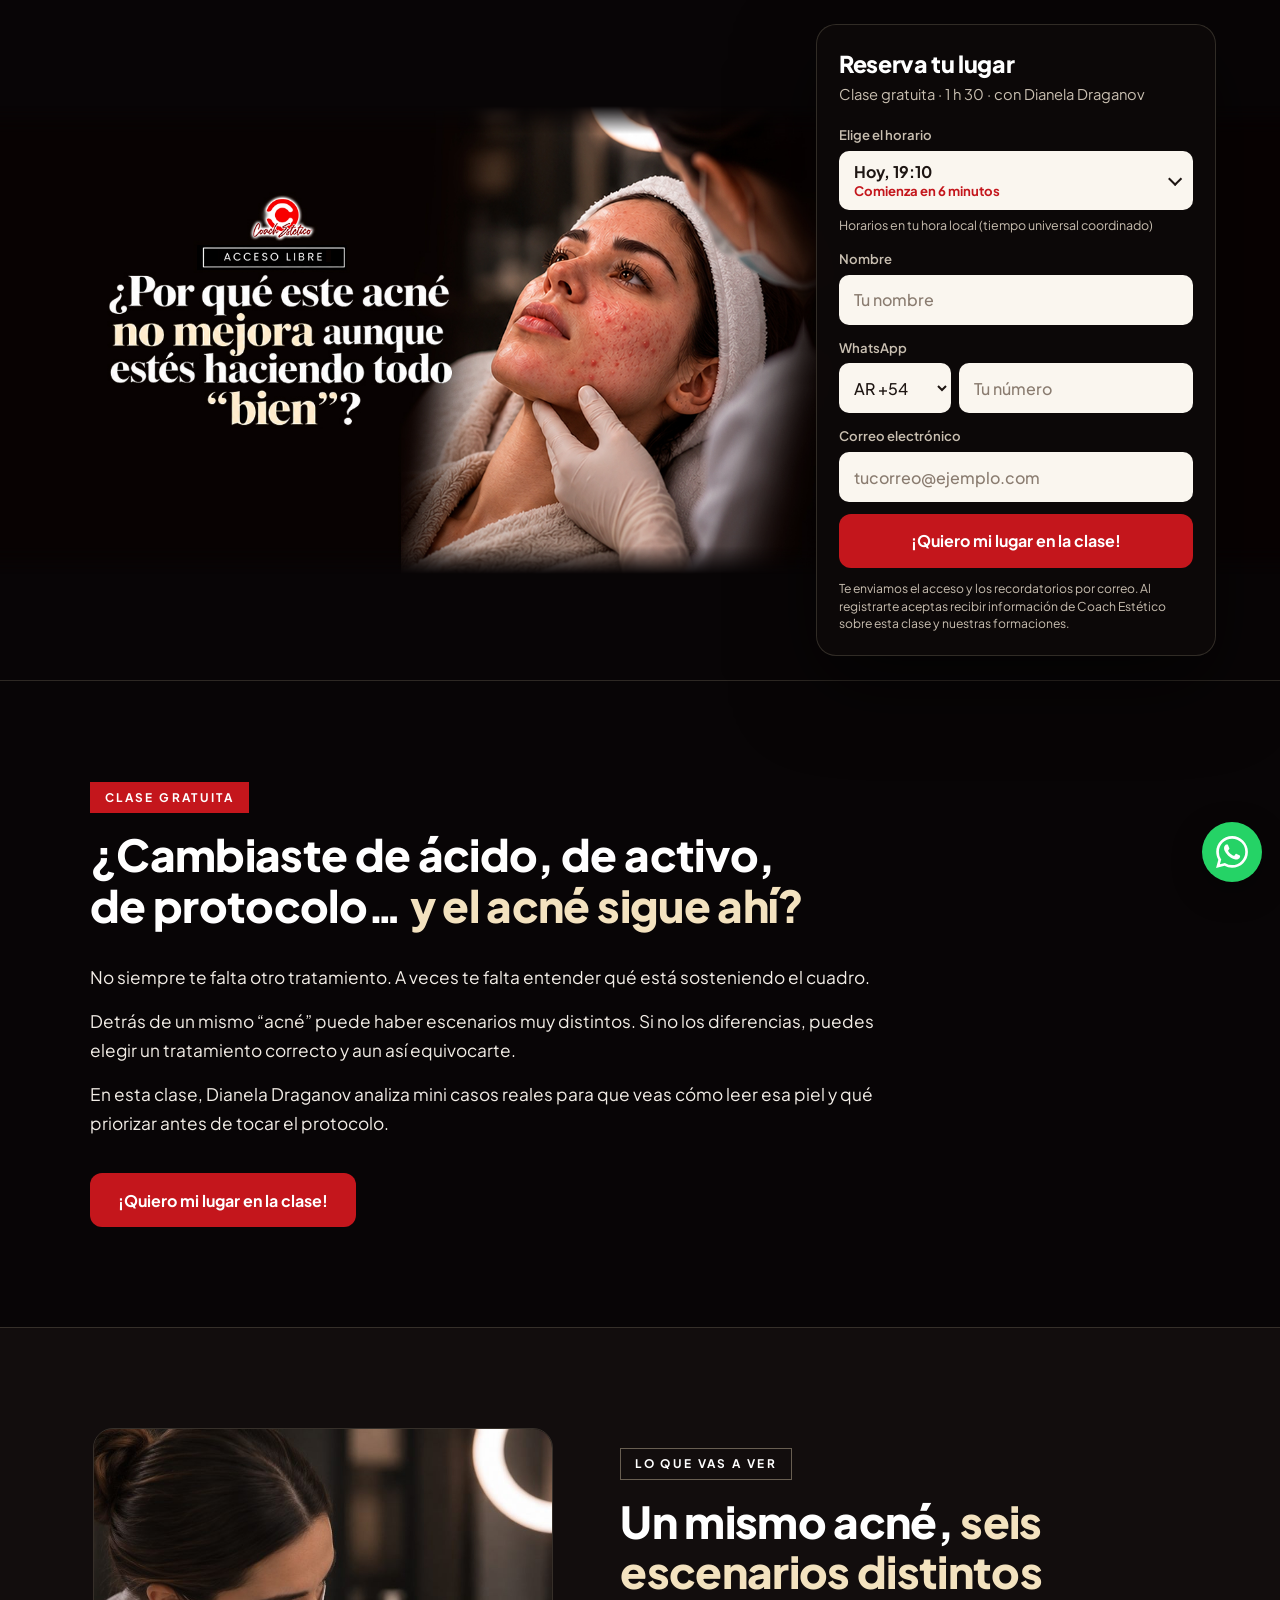
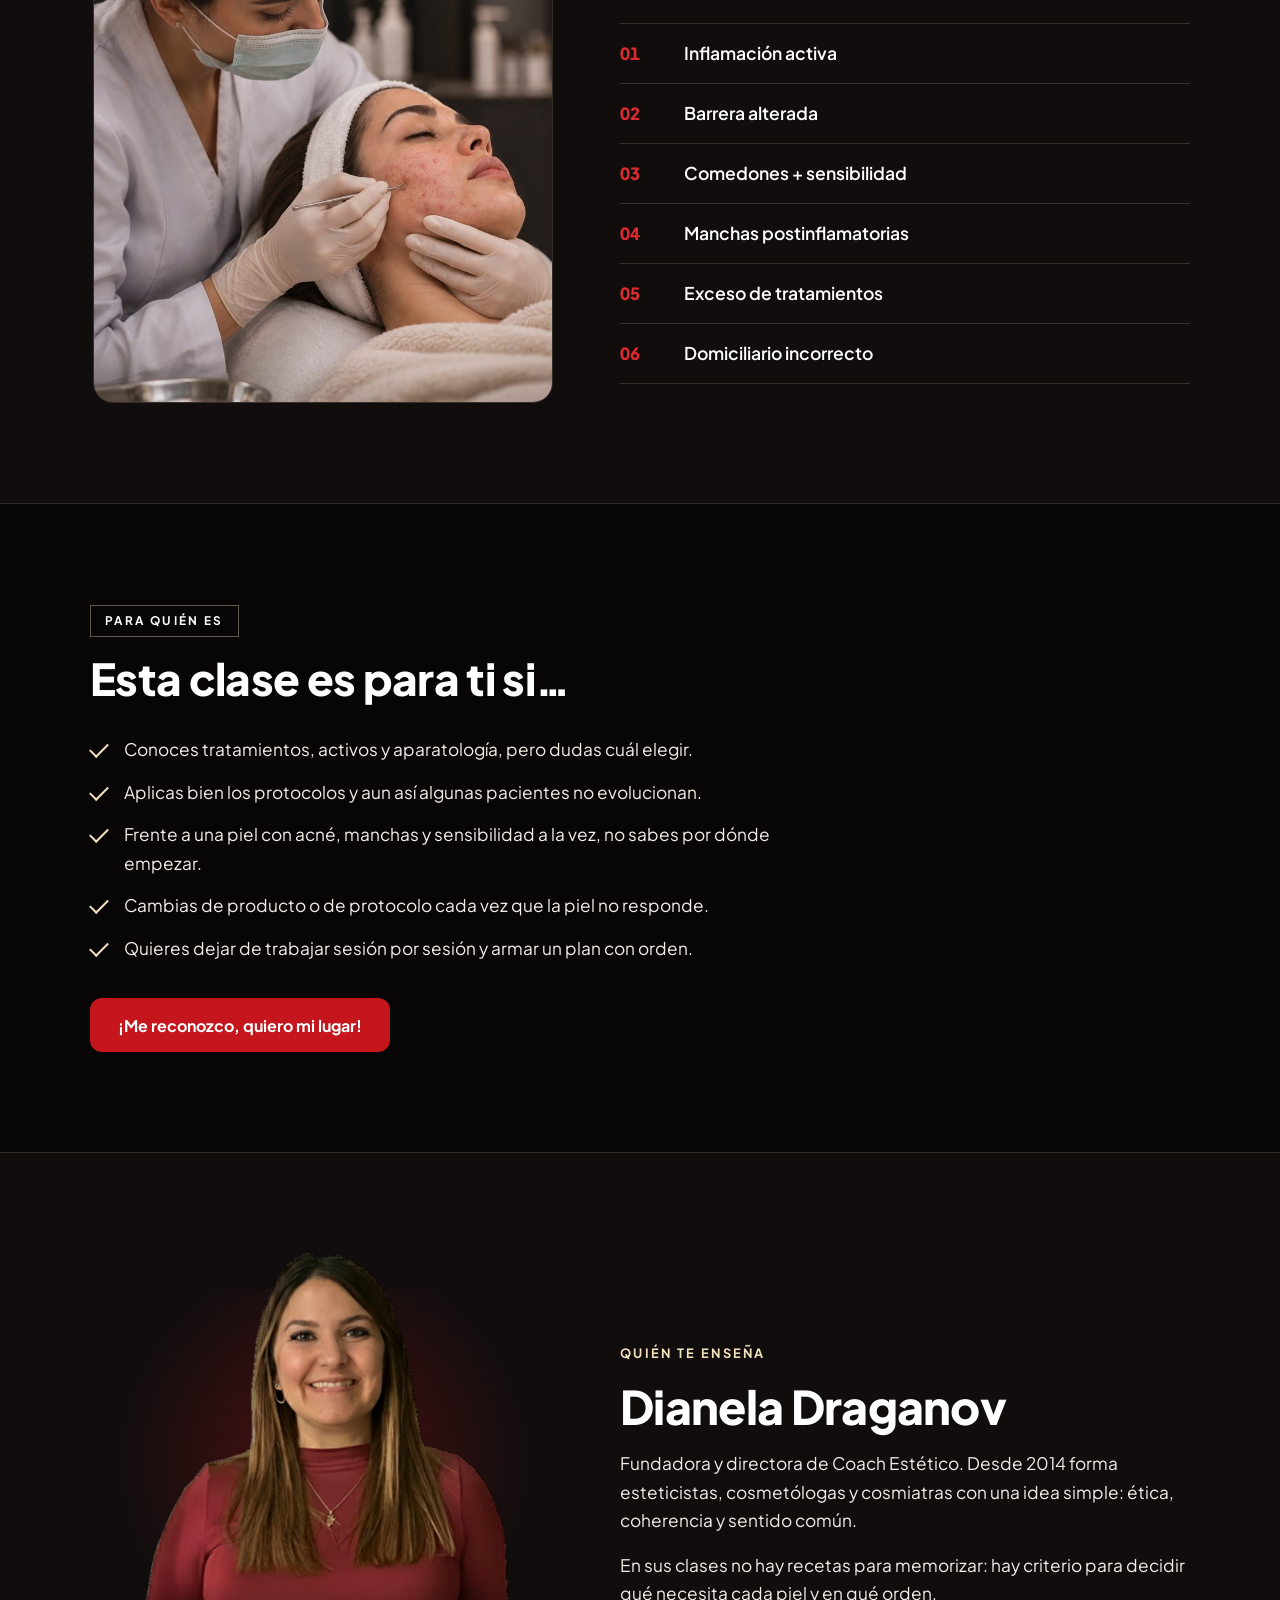
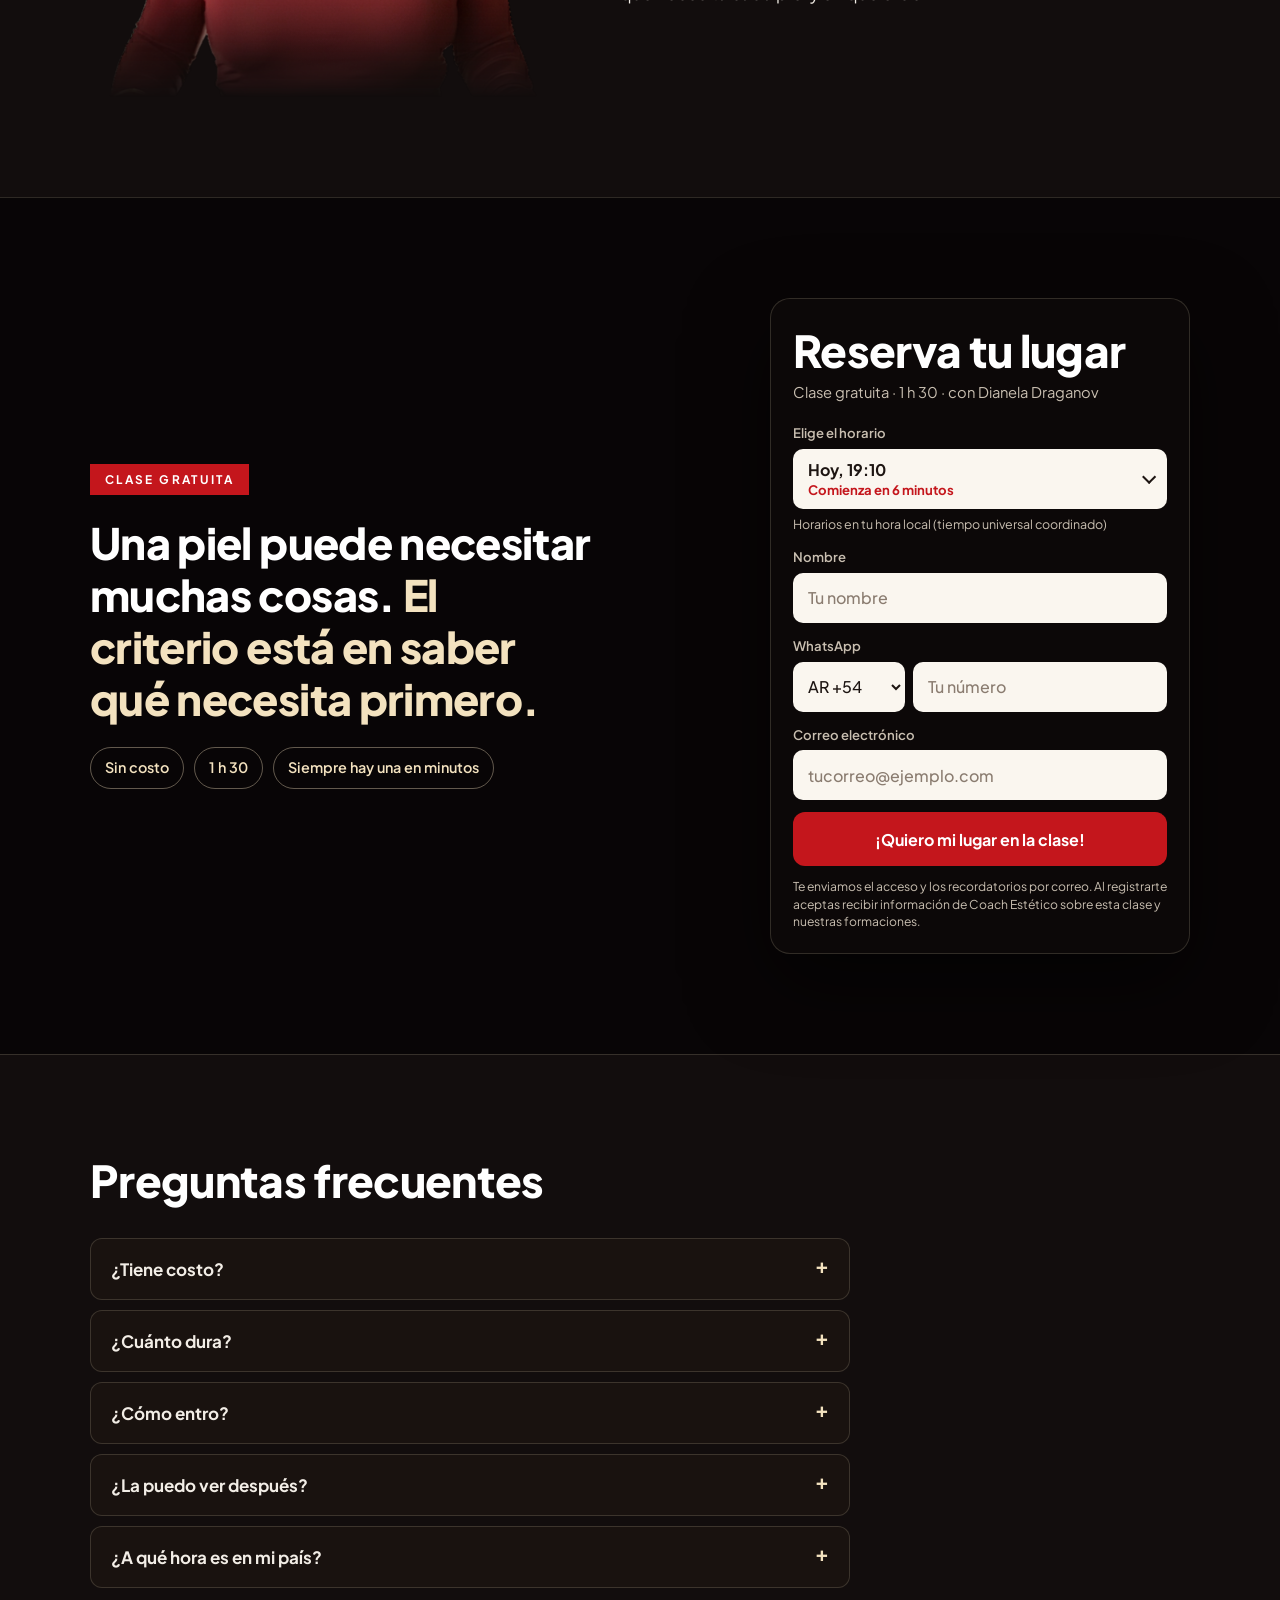
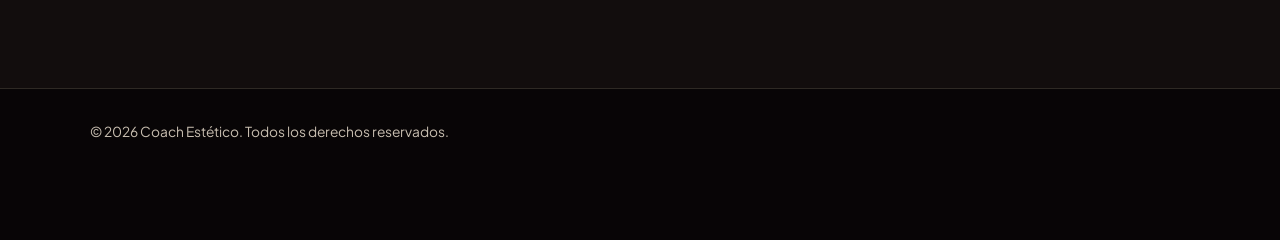
<file: index.html>
<!doctype html>
<html lang="es">
<head>
  <meta charset="utf-8">
  <meta name="viewport" content="width=device-width, initial-scale=1, viewport-fit=cover">
  <title>Clase gratuita · ¿Por qué este acné no mejora? | Coach Estético</title>
  <meta name="description" content="Clase gratuita con Dianela Draganov: aprende a identificar qué está sosteniendo el cuadro acneico y qué priorizar antes de cambiar de producto o de protocolo.">
  <meta property="og:title" content="¿Por qué este acné no mejora aunque estés haciendo todo “bien”?">
  <meta property="og:description" content="Clase gratuita con Dianela Draganov. Elige tu horario: siempre hay una que empieza en minutos.">
  <meta property="og:image" content="assets/img/banner-clase-acne.jpg">
  <meta name="theme-color" content="#080506">
  <link rel="preconnect" href="https://fonts.googleapis.com">
  <link rel="preconnect" href="https://fonts.gstatic.com" crossorigin>
  <link rel="stylesheet" href="https://fonts.googleapis.com/css2?family=Plus+Jakarta+Sans:wght@400;500;600;700;800&display=swap">
  <link rel="stylesheet" href="assets/css/estilo.css">
</head>
<body>

  <!-- El formulario se usa dos veces (arriba y en el cierre) -->
  <template id="plantilla-formulario">
    <form class="formulario" novalidate>
      <h2>Reserva tu lugar</h2>
      <p class="bajada" data-datos-clase>Clase gratuita · 1 h 30 · con Dianela Draganov</p>
      <div class="campos">
        <div class="campo horario" data-campo="horario">
          <label data-etiqueta>Elige el horario</label>
          <button type="button" class="selector-horario" aria-haspopup="listbox" aria-expanded="false">
            <span class="elegido"><strong></strong><small></small></span>
            <span class="flecha" aria-hidden="true"></span>
          </button>
          <ul class="lista-horarios" role="listbox" hidden></ul>
          <p class="zona"></p>
          <p class="aviso">Elige un horario.</p>
        </div>
        <div class="campo" data-campo="nombre">
          <label data-para="nombre">Nombre</label>
          <input data-entrada="nombre" autocomplete="given-name" maxlength="60" placeholder="Tu nombre">
          <p class="aviso">Escribe tu nombre.</p>
        </div>
        <div class="campo" data-campo="telefono">
          <label data-para="telefono">WhatsApp</label>
          <div class="telefono">
            <select data-entrada="codigo" aria-label="Código de país"></select>
            <input data-entrada="telefono" type="tel" inputmode="tel" autocomplete="tel-national" maxlength="20" placeholder="Tu número">
          </div>
          <p class="aviso">Escribe tu número de WhatsApp.</p>
        </div>
        <div class="campo" data-campo="email">
          <label data-para="email">Correo electrónico</label>
          <input data-entrada="email" type="email" inputmode="email" autocomplete="email" maxlength="100" placeholder="tucorreo@ejemplo.com">
          <p class="aviso">Revisa el correo: ahí te llega el acceso.</p>
        </div>
        <input class="trampa" data-entrada="web" tabindex="-1" autocomplete="off" aria-hidden="true">
        <button class="boton ancho" type="submit">¡Quiero mi lugar en la clase!</button>
      </div>
      <p class="legal">Te enviamos el acceso y los recordatorios por correo. Al registrarte aceptas recibir información de Coach Estético sobre esta clase y nuestras formaciones.</p>
    </form>
  </template>

  <header class="portada">
    <div class="banner"><img id="banner" src="assets/img/banner-clase-acne.jpg" alt="Clase gratuita: ¿Por qué este acné no mejora aunque estés haciendo todo “bien”?"></div>
    <h1 class="solo-lector" id="titulo-clase">¿Por qué este acné no mejora aunque estés haciendo todo “bien”?</h1>
    <div class="formulario-caja" id="registro" data-formulario></div>
  </header>

  <main>
    <section class="seccion">
      <div class="contenedor">
        <div class="encabezado">
          <span><span class="etiqueta roja">Clase gratuita</span></span>
          <h2>¿Cambiaste de ácido, de activo, de protocolo… <span class="crema">y el acné sigue ahí?</span></h2>
        </div>
        <div class="texto-largo">
          <p>No siempre te falta otro tratamiento. A veces te falta entender qué está sosteniendo el cuadro.</p>
          <p>Detrás de un mismo “acné” puede haber escenarios muy distintos. Si no los diferencias, puedes elegir un tratamiento correcto y aun así equivocarte.</p>
          <p>En esta clase, Dianela Draganov analiza mini casos reales para que veas cómo leer esa piel y qué priorizar antes de tocar el protocolo.</p>
        </div>
        <div class="cta-seccion"><a class="boton" href="#registro" data-ir-registro>¡Quiero mi lugar en la clase!</a></div>
      </div>
    </section>

    <section class="seccion oscura vas-a-ver">
      <div class="contenedor dos-columnas">
        <figure class="visual"><img src="assets/img/vas-a-ver.jpg" alt="Profesional tratando una piel con acné en cabina" loading="lazy"></figure>
        <div>
          <div class="titulos">
            <span><span class="etiqueta">Lo que vas a ver</span></span>
            <h2>Un mismo acné, <span class="crema">seis escenarios distintos</span></h2>
          </div>
          <ol class="escenarios">
            <li><span class="numero">01</span><span>Inflamación activa</span></li>
            <li><span class="numero">02</span><span>Barrera alterada</span></li>
            <li><span class="numero">03</span><span>Comedones + sensibilidad</span></li>
            <li><span class="numero">04</span><span>Manchas postinflamatorias</span></li>
            <li><span class="numero">05</span><span>Exceso de tratamientos</span></li>
            <li><span class="numero">06</span><span>Domiciliario incorrecto</span></li>
          </ol>
        </div>
      </div>
    </section>

    <section class="seccion">
      <div class="contenedor">
        <div class="encabezado">
          <span><span class="etiqueta">Para quién es</span></span>
          <h2>Esta clase es para ti si…</h2>
        </div>
        <ul class="para-ti">
          <li>Conoces tratamientos, activos y aparatología, pero dudas cuál elegir.</li>
          <li>Aplicas bien los protocolos y aun así algunas pacientes no evolucionan.</li>
          <li>Frente a una piel con acné, manchas y sensibilidad a la vez, no sabes por dónde empezar.</li>
          <li>Cambias de producto o de protocolo cada vez que la piel no responde.</li>
          <li>Quieres dejar de trabajar sesión por sesión y armar un plan con orden.</li>
        </ul>
        <div class="cta-seccion"><a class="boton" href="#registro" data-ir-registro>¡Me reconozco, quiero mi lugar!</a></div>
      </div>
    </section>

    <section class="seccion oscura">
      <div class="contenedor dos-columnas docente">
        <div class="foto-docente"><img id="foto-docente" src="assets/img/dianela.png" alt="Dianela Draganov" loading="lazy"></div>
        <div class="datos">
          <span class="rol">Quién te enseña</span>
          <h2>Dianela Draganov</h2>
          <p>Fundadora y directora de Coach Estético. Desde 2014 forma esteticistas, cosmetólogas y cosmiatras con una idea simple: ética, coherencia y sentido común.</p>
          <p>En sus clases no hay recetas para memorizar: hay criterio para decidir qué necesita cada piel y en qué orden.</p>
        </div>
      </div>
    </section>

    <section class="seccion cierre">
      <div class="contenedor dos-columnas">
        <div class="cierre-texto">
          <span class="etiqueta roja">Clase gratuita</span>
          <p class="frase">Una piel puede necesitar muchas cosas. <em>El criterio está en saber qué necesita primero.</em></p>
          <ul class="datos-rapidos">
            <li>Sin costo</li>
            <li data-duracion>1 h 30</li>
            <li>Siempre hay una en minutos</li>
          </ul>
        </div>
        <div class="formulario-caja" data-formulario></div>
      </div>
    </section>

    <section class="seccion oscura">
      <div class="contenedor">
        <div class="encabezado"><h2>Preguntas frecuentes</h2></div>
        <div class="preguntas">
          <details><summary>¿Tiene costo?</summary><p>No, la clase es gratuita.</p></details>
          <details><summary>¿Cuánto dura?</summary><p data-duracion-texto>Alrededor de 1 h 30.</p></details>
          <details><summary>¿Cómo entro?</summary><p>Después de registrarte te llega a tu correo el link de acceso. También te escribimos 1 hora antes y cuando empieza.</p></details>
          <details><summary>¿La puedo ver después?</summary><p>No. La clase se transmite una sola vez en el turno que elijas: no se puede pausar, adelantar ni volver a ver. Elige un horario en el que de verdad puedas estar.</p></details>
          <details><summary>¿A qué hora es en mi país?</summary><p>Los horarios se muestran solo en tu hora local, estés donde estés.</p></details>
        </div>
      </div>
    </section>
  </main>

  <footer class="pie">
    <div class="contenedor">© 2026 Coach Estético. Todos los derechos reservados.</div>
  </footer>

  <a class="wsp-flotante" data-wsp href="#" target="_blank" rel="noopener" aria-label="Escríbenos por WhatsApp">
    <svg viewBox="0 0 24 24" aria-hidden="true"><path d="M17.47 14.38c-.3-.15-1.76-.87-2.03-.97-.27-.1-.47-.15-.67.15-.2.3-.77.97-.94 1.16-.17.2-.35.22-.64.08-.3-.15-1.26-.47-2.39-1.48-.88-.79-1.48-1.76-1.65-2.06-.17-.3-.02-.46.13-.6.13-.14.3-.35.45-.52.15-.17.2-.3.3-.5.1-.2.05-.37-.03-.52-.07-.15-.67-1.61-.92-2.2-.24-.58-.49-.5-.67-.51h-.57c-.2 0-.52.07-.79.37-.27.3-1.04 1.02-1.04 2.48s1.07 2.88 1.21 3.07c.15.2 2.1 3.2 5.08 4.49.71.3 1.26.49 1.7.63.71.22 1.36.19 1.87.12.57-.09 1.76-.72 2-1.41.25-.7.25-1.29.18-1.41-.08-.13-.27-.2-.57-.35m-5.42 7.4h-.01a9.87 9.87 0 0 1-5.03-1.38l-.36-.21-3.74.98 1-3.65-.24-.37a9.86 9.86 0 0 1-1.51-5.26c0-5.45 4.44-9.88 9.89-9.88 2.64 0 5.12 1.03 6.99 2.9a9.83 9.83 0 0 1 2.89 6.99c0 5.45-4.44 9.88-9.88 9.88m8.41-18.3A11.82 11.82 0 0 0 12.05 0C5.5 0 .16 5.34.16 11.89c0 2.1.55 4.14 1.59 5.95L.06 24l6.3-1.65a11.88 11.88 0 0 0 5.68 1.45h.01c6.55 0 11.89-5.34 11.89-11.89 0-3.18-1.24-6.17-3.48-8.41Z"/></svg>
  </a>

  <!-- Aviso al elegir el horario: es un único turno -->
  <div class="aviso-turno" id="aviso-turno" role="dialog" aria-modal="true" aria-labelledby="aviso-titulo" hidden>
    <div class="aviso-caja">
      <span class="etiqueta roja">Importante</span>
      <h2 id="aviso-titulo">Este es tu único turno</h2>
      <p class="aviso-horario" id="aviso-horario"></p>
      <p>La clase se transmite <strong>una sola vez</strong> en este horario. No se puede pausar, adelantar ni volver a ver.</p>
      <p><strong>Si no entras en tu turno, te la pierdes.</strong> Elige un horario en el que de verdad puedas estar.</p>
      <div class="aviso-botones">
        <button class="boton ancho" type="button" id="aviso-aceptar">Entendido, este es mi horario</button>
        <button class="boton borde ancho" type="button" id="aviso-cambiar">Elegir otro horario</button>
      </div>
    </div>
  </div>

  <script src="assets/js/config.js"></script>
  <script src="assets/js/comun.js"></script>
  <script src="assets/js/registro.js"></script>
</body>
</html>
</file>
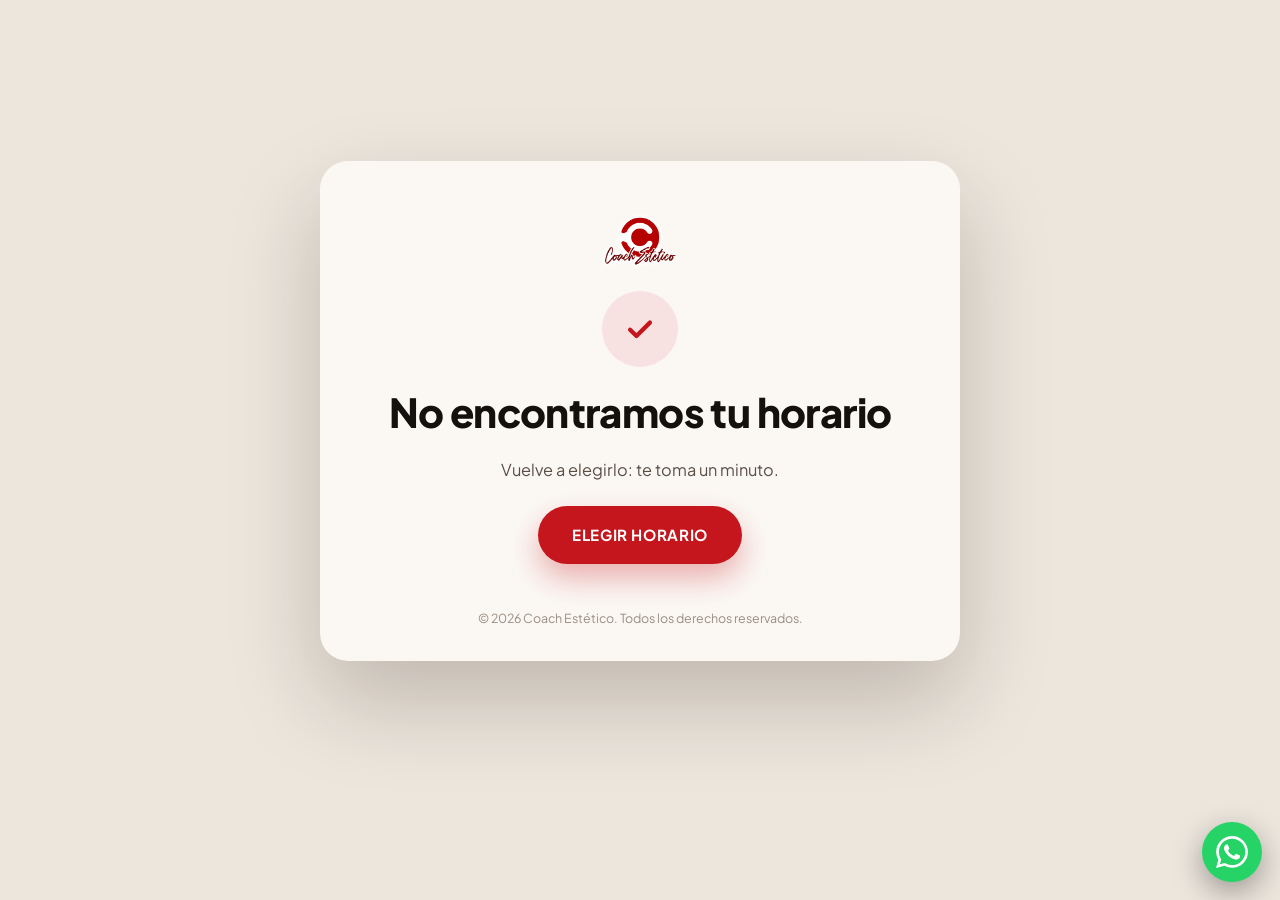
<file: confirmacion.html>
<!doctype html>
<html lang="es">
<head>
  <meta charset="utf-8">
  <meta name="viewport" content="width=device-width, initial-scale=1, viewport-fit=cover">
  <title>Lugar reservado | Coach Estético</title>
  <meta name="robots" content="noindex">
  <meta name="theme-color" content="#ece6dd">
  <link rel="preconnect" href="https://fonts.googleapis.com">
  <link rel="preconnect" href="https://fonts.gstatic.com" crossorigin>
  <link rel="stylesheet" href="https://fonts.googleapis.com/css2?family=Plus+Jakarta+Sans:wght@400;500;600;700;800&display=swap">
  <link rel="stylesheet" href="assets/css/estilo.css">
</head>
<body class="confirmacion">

  <main class="tarjeta-confirmacion">
    <a class="marca-chica" href="index.html"><img src="assets/img/logo-coach.png" alt="Coach Estético"></a>

    <div class="icono-ok" aria-hidden="true">
      <svg viewBox="0 0 24 24" fill="none" stroke-width="3" stroke-linecap="round" stroke-linejoin="round"><path d="M5 12.5l4.5 4.5L19 7.5"/></svg>
    </div>

    <h1 id="saludo">¡Tu lugar está reservado!</h1>
    <p class="intro" id="intro">Confirmamos tu registro para la clase gratuita <strong id="titulo-clase"></strong> con <span id="docente"></span>.</p>

    <div class="cuando-caja" id="cuando-caja">
      <span class="etq">Tu clase</span>
      <strong id="cuando"></strong>
      <span class="falta" id="falta"></span>
      <span class="zona" id="zona"></span>
    </div>

    <ul class="avisos">
      <li>
        <span class="icono"><svg viewBox="0 0 24 24"><rect x="3" y="5" width="18" height="14" rx="2.5"/><path d="M3.5 7l8.5 6 8.5-6"/></svg></span>
        <div><strong>Revisa tu bandeja de correo electrónico</strong><p id="paso-correo">Te enviamos un mensaje con tu link de acceso. Si no lo encuentras en los próximos minutos, revisa Promociones o Spam.</p></div>
      </li>
      <li>
        <span class="icono"><svg viewBox="0 0 24 24"><path d="M6 9a6 6 0 0 1 12 0c0 6 2.5 7.5 2.5 7.5h-17S6 15 6 9"/><path d="M10 20a2 2 0 0 0 4 0"/></svg></span>
        <div><strong>Te avisamos antes de empezar</strong><p>Te escribimos 1 hora antes y cuando la clase empieza, con el mismo link.</p></div>
      </li>
      <li>
        <span class="icono"><svg viewBox="0 0 24 24"><circle cx="12" cy="12" r="9"/><path d="M12 7v5l3 2"/></svg></span>
        <div><strong>Entra 5 minutos antes</strong><p id="paso-duracion">Empieza puntual, dura alrededor de 1 h 30 y se transmite una sola vez: no se puede pausar ni volver a ver. Si no entras en tu turno, te la pierdes.</p></div>
      </li>
    </ul>

    <a class="boton pastilla" id="principal" href="#" target="_blank" rel="noopener">Agregar a mi calendario</a>

    <div class="secundarios">
      <a id="google" href="#" target="_blank" rel="noopener" hidden>Google Calendar</a>
      <a id="ics" href="#" download="clase-coach-estetico.ics">Apple / Outlook</a>
      <a id="entrar" href="#">Ir a la sala</a>
    </div>

    <div class="link-sala" id="link-sala">
      <input id="link" readonly aria-label="Tu link de acceso">
      <button id="copiar" type="button">Copiar link</button>
    </div>

    <p class="pie-tarjeta">© 2026 Coach Estético. Todos los derechos reservados.</p>
  </main>

  <a class="wsp-flotante" data-wsp href="#" target="_blank" rel="noopener" aria-label="Escríbenos por WhatsApp">
    <svg viewBox="0 0 24 24" aria-hidden="true"><path d="M17.47 14.38c-.3-.15-1.76-.87-2.03-.97-.27-.1-.47-.15-.67.15-.2.3-.77.97-.94 1.16-.17.2-.35.22-.64.08-.3-.15-1.26-.47-2.39-1.48-.88-.79-1.48-1.76-1.65-2.06-.17-.3-.02-.46.13-.6.13-.14.3-.35.45-.52.15-.17.2-.3.3-.5.1-.2.05-.37-.03-.52-.07-.15-.67-1.61-.92-2.2-.24-.58-.49-.5-.67-.51h-.57c-.2 0-.52.07-.79.37-.27.3-1.04 1.02-1.04 2.48s1.07 2.88 1.21 3.07c.15.2 2.1 3.2 5.08 4.49.71.3 1.26.49 1.7.63.71.22 1.36.19 1.87.12.57-.09 1.76-.72 2-1.41.25-.7.25-1.29.18-1.41-.08-.13-.27-.2-.57-.35m-5.42 7.4h-.01a9.87 9.87 0 0 1-5.03-1.38l-.36-.21-3.74.98 1-3.65-.24-.37a9.86 9.86 0 0 1-1.51-5.26c0-5.45 4.44-9.88 9.89-9.88 2.64 0 5.12 1.03 6.99 2.9a9.83 9.83 0 0 1 2.89 6.99c0 5.45-4.44 9.88-9.88 9.88m8.41-18.3A11.82 11.82 0 0 0 12.05 0C5.5 0 .16 5.34.16 11.89c0 2.1.55 4.14 1.59 5.95L.06 24l6.3-1.65a11.88 11.88 0 0 0 5.68 1.45h.01c6.55 0 11.89-5.34 11.89-11.89 0-3.18-1.24-6.17-3.48-8.41Z"/></svg>
  </a>

  <script src="assets/js/config.js"></script>
  <script src="assets/js/comun.js"></script>
  <script src="assets/js/confirmacion.js"></script>
</body>
</html>
</file>
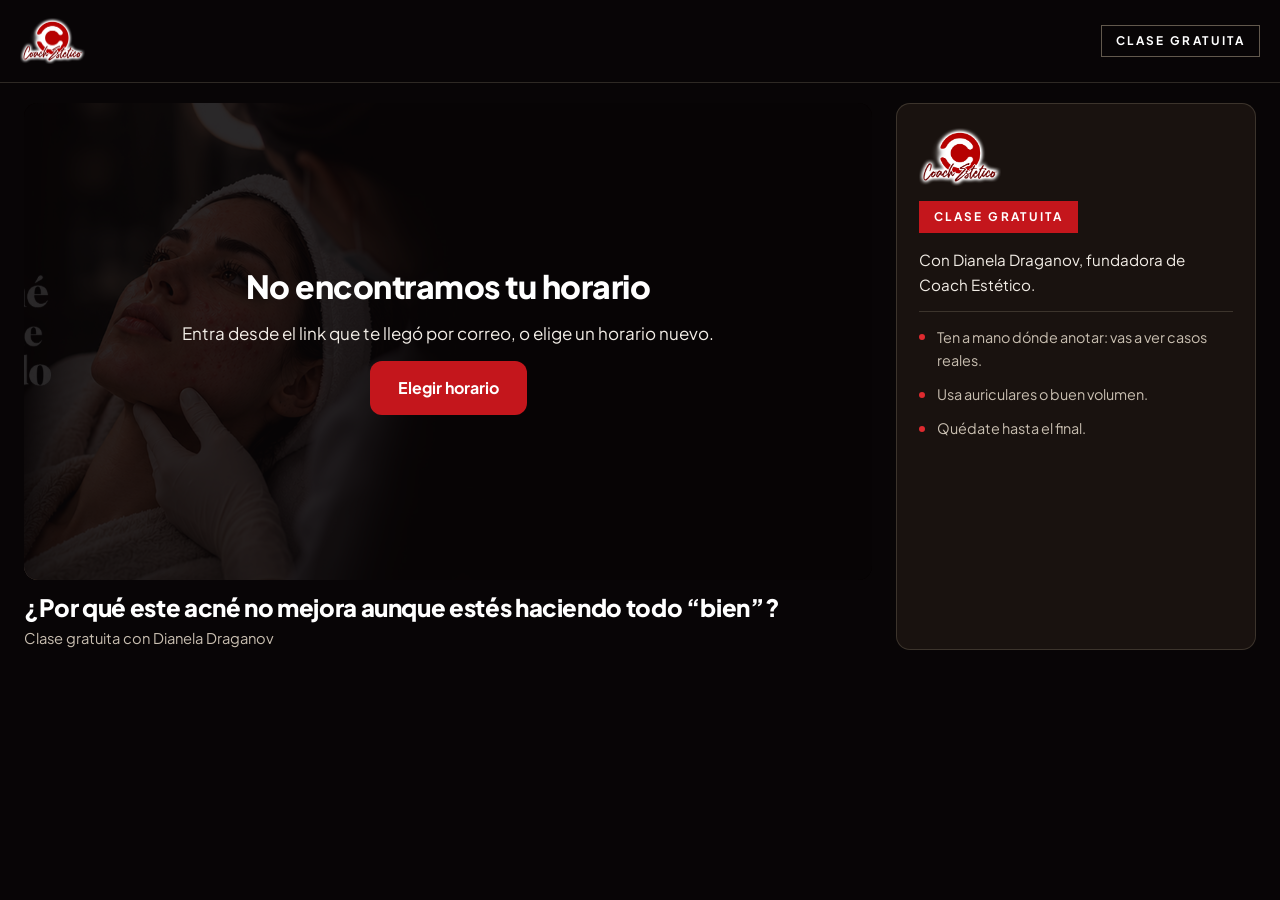
<file: sala.html>
<!doctype html>
<html lang="es">
<head>
  <meta charset="utf-8">
  <meta name="viewport" content="width=device-width, initial-scale=1, viewport-fit=cover">
  <title>Clase gratuita | Coach Estético</title>
  <meta name="robots" content="noindex">
  <meta name="theme-color" content="#080506">
  <link rel="preconnect" href="https://fonts.googleapis.com">
  <link rel="preconnect" href="https://fonts.gstatic.com" crossorigin>
  <link rel="stylesheet" href="https://fonts.googleapis.com/css2?family=Plus+Jakarta+Sans:wght@400;500;600;700;800&family=Playfair+Display:wght@800&display=swap">
  <link rel="stylesheet" href="assets/css/estilo.css">
</head>
<body class="sala-pagina">

  <div class="contenedor barra" style="max-width: 1480px;">
    <a class="marca" href="index.html"><img src="assets/img/logo-coach.png" alt="Coach Estético"></a>
    <span class="etiqueta">Clase gratuita</span>
  </div>

  <main class="sala">
    <section>
      <div class="pantalla" id="pantalla">
        <div id="video-lugar"></div>
        <div class="bloqueo" aria-hidden="true"></div>

        <!-- Antes de empezar -->
        <div class="capa con-fondo" id="capa-espera" hidden>
          <div class="contenido">
            <span class="etiqueta roja">Tu clase empieza en</span>
            <div class="reloj" id="reloj">00:00:00</div>
            <p id="hora-inicio"></p>
            <button class="boton crema-fondo" id="activar-sonido" type="button">Activar el sonido</button>
            <p class="sonido-ok" id="sonido-ok" hidden>Sonido activado. La clase arranca sola: deja esta pestaña abierta.</p>
          </div>
        </div>

        <!-- Si el navegador arrancó el video sin sonido -->
        <div class="capa" id="capa-sonido" hidden>
          <div class="contenido">
            <h2>La clase ya empezó</h2>
            <button class="boton" id="poner-sonido" type="button">Tocar para escuchar</button>
          </div>
        </div>

        <!-- Llegó tarde o la clase terminó -->
        <div class="capa con-fondo" id="capa-otro-horario" hidden>
          <div class="contenido">
            <h2 id="otro-titulo">Te perdiste tu turno</h2>
            <p id="otro-texto">Por única vez, puedes anotarte en otro horario:</p>
            <div class="horarios-nuevos" id="horarios-nuevos"></div>
          </div>
        </div>

        <!-- Sin datos en el link -->
        <div class="capa con-fondo" id="capa-sin-datos" hidden>
          <div class="contenido">
            <h2>No encontramos tu horario</h2>
            <p>Entra desde el link que te llegó por correo, o elige un horario nuevo.</p>
            <a class="boton" href="index.html">Elegir horario</a>
          </div>
        </div>

        <!-- Al terminar -->
        <div class="capa" id="capa-fin" hidden>
          <div class="contenido">
            <span class="etiqueta roja">Gracias por estar</span>
            <h2>La clase terminó</h2>
            <p>Si te quedó alguna duda sobre el Bootcamp, escríbenos: te respondemos por WhatsApp.</p>
          </div>
        </div>

        <!-- El video no cargó -->
        <div class="capa con-fondo" id="capa-error" hidden>
          <div class="contenido">
            <h2>No pudimos cargar la clase</h2>
            <p>Revisa tu conexión y vuelve a cargar la página. Si sigue sin funcionar, escríbenos.</p>
            <button class="boton" type="button" onclick="location.reload()">Volver a cargar</button>
          </div>
        </div>

        <div class="chip-oferta" id="chip-oferta" hidden><a class="mini rojo" id="chip-link" href="#" target="_blank" rel="noopener">Inscribirme al Bootcamp</a></div>
        <div class="botones-pantalla">
          <button class="mini" id="pantalla-completa" type="button" hidden>Pantalla completa</button>
        </div>
      </div>

      <div class="titulo-sala">
        <h1 id="titulo-clase"></h1>
        <p id="docente-clase"></p>
      </div>
    </section>

    <aside class="lateral" aria-label="Información de la clase">
      <!-- Antes de la oferta: solo la clase -->
      <div class="panel-clase" id="panel-clase">
        <img class="logo-panel" src="assets/img/logo-coach.png" alt="Coach Estético">
        <span><span class="etiqueta roja">Clase gratuita</span></span>
        <p class="con" id="panel-docente"></p>
        <ul class="consejos">
          <li>Ten a mano dónde anotar: vas a ver casos reales.</li>
          <li>Usa auriculares o buen volumen.</li>
          <li>Quédate hasta el final.</li>
        </ul>
      </div>

      <!-- Desde la oferta -->
      <div class="logo-bootcamp" id="logo-bootcamp" hidden>
        <span class="palabra">BOOTCAMP</span>
        <span class="raya"></span>
        <span class="nombre">¿Qué hago <span>con esta piel?</span></span>
        <span class="fechas" id="fechas"></span>
      </div>

      <div class="oferta" id="oferta" hidden>
        <span><span class="etiqueta roja">Inscripciones abiertas</span></span>
        <div class="precios">
          <span class="antes">Valor: <s id="precio-lista"></s></span>
          <span class="ahora" id="precio"></span>
          <span class="cupos" id="cupos"></span>
        </div>
        <ul id="incluye"></ul>
        <div class="botones">
          <a class="boton ancho" id="pagar" href="#" target="_blank" rel="noopener">Inscribirme ahora</a>
          <a class="boton ancho wsp" id="wsp" href="#" target="_blank" rel="noopener">¿Dudas? Escríbenos por WhatsApp</a>
          <button class="otro-pais" id="otro-pais" type="button"></button>
        </div>
        <p class="nota" id="nota-pago"></p>
        <p class="nota alumnas" id="nota-alumnas"></p>
      </div>
    </aside>
  </main>

  <script src="assets/js/config.js"></script>
  <script src="assets/js/comun.js"></script>
  <script src="assets/js/sala.js"></script>
</body>
</html>
</file>
<file: assets/css/estilo.css>
/* Estilo de las tres páginas: negro del banner, crema y rojo de Coach Estético. */
:root {
  --negro: #080506;
  --negro-2: #120d0d;
  --panel: #19120f;
  --linea: rgba(243, 226, 191, 0.16);
  --linea-fuerte: rgba(243, 226, 191, 0.38);
  --blanco: #ffffff;
  --texto: #f2ede6;
  --suave: #c9bfb1;
  --crema: #f3e2bf;
  --rojo: #c4161c;
  --rojo-claro: #de2a2f;
  --verde-wsp: #25d366;
  --campo: #faf6ef;
  --campo-texto: #1d1512;
  --sans: "Plus Jakarta Sans", "Segoe UI", Roboto, Arial, sans-serif;
  --marca: "Playfair Display", Georgia, "Times New Roman", serif;
  --radio: 16px;
  --ancho: 1140px;
  color-scheme: dark;
}

* { box-sizing: border-box; }
[hidden] { display: none !important; }
html { scroll-behavior: smooth; }
body {
  margin: 0;
  background: var(--negro);
  color: var(--texto);
  font-family: var(--sans);
  font-size: 17px;
  line-height: 1.65;
  -webkit-font-smoothing: antialiased;
}
img { max-width: 100%; display: block; }
a { color: inherit; }
h1, h2, h3 { font-family: var(--sans); color: var(--blanco); line-height: 1.15; margin: 0; text-wrap: balance; font-weight: 800; letter-spacing: -0.015em; }
p { margin: 0; }
.solo-lector { position: absolute; width: 1px; height: 1px; overflow: hidden; clip: rect(0 0 0 0); white-space: nowrap; }
.contenedor { width: 100%; max-width: var(--ancho); margin-inline: auto; padding-inline: 20px; }

.etiqueta {
  display: inline-block; padding: 5px 14px;
  border: 1px solid var(--linea-fuerte);
  font-size: 0.74rem; font-weight: 700; letter-spacing: 0.2em; text-transform: uppercase; color: var(--blanco);
}
.etiqueta.roja { background: var(--rojo); border-color: var(--rojo); }
.crema { color: var(--crema); }

/* Botones */
.boton {
  display: inline-flex; align-items: center; justify-content: center; gap: 10px;
  min-height: 54px; padding: 12px 28px;
  border: 0; border-radius: 12px;
  background: var(--rojo); color: var(--blanco);
  font: 700 1rem/1.2 var(--sans); text-decoration: none; text-align: center;
  cursor: pointer; transition: background 0.15s, transform 0.15s, box-shadow 0.15s;
}
.boton:hover { background: var(--rojo-claro); }
.boton:active { transform: translateY(1px); }
.boton[disabled] { opacity: 0.6; cursor: progress; }
.boton.ancho { width: 100%; }
.boton.borde { background: transparent; border: 1px solid var(--linea-fuerte); color: var(--crema); }
.boton.borde:hover { background: rgba(243, 226, 191, 0.08); }
.boton.wsp { background: #1f9d55; }
.boton.wsp:hover { background: #22b05f; }
.boton.crema-fondo { background: var(--crema); color: var(--negro); }
.boton.crema-fondo:hover { background: #fff1d6; }

/* WhatsApp fijo abajo a la derecha */
.wsp-flotante {
  position: fixed; z-index: 50;
  right: 18px; bottom: calc(18px + env(safe-area-inset-bottom, 0px));
  width: 60px; height: 60px; border-radius: 50%;
  display: grid; place-items: center;
  background: var(--verde-wsp); color: #fff;
  box-shadow: 0 10px 30px rgba(0, 0, 0, 0.35);
  transition: transform 0.15s;
}
.wsp-flotante:hover { transform: scale(1.06); }
.wsp-flotante svg { width: 32px; height: 32px; fill: currentColor; }

/* ---------- Registro: banner y formulario ---------- */
.portada { position: relative; background: var(--negro); }
.portada .banner { width: 100%; aspect-ratio: 1.6; overflow: hidden; }
.portada .banner img { width: 100%; height: 100%; object-fit: cover; object-position: 14% 50%; }
.portada .formulario-caja { padding: 0 16px 40px; margin-top: -8px; }

@media (min-width: 760px) {
  .portada .banner { aspect-ratio: 1.9; }
  .portada .banner img { object-position: 10% 50%; }
  .portada .formulario-caja { max-width: 520px; margin: -40px auto 0; position: relative; }
}

/* Escritorio: el alto del banner se limita para que la foto nunca quede debajo del formulario */
@media (min-width: 1240px) {
  .portada {
    --alto-banner: min(calc((100vw - 470px) / 1.7), calc(100vw / 2.734));
    min-height: max(520px, var(--alto-banner));
    display: flex; align-items: center; justify-content: flex-end;
  }
  .portada .banner { position: absolute; inset: 0; aspect-ratio: auto; display: flex; align-items: center; }
  .portada .banner img {
    width: auto; height: var(--alto-banner); max-width: none; object-fit: initial;
    -webkit-mask-image: linear-gradient(to bottom, transparent, #000 6%, #000 94%, transparent);
    mask-image: linear-gradient(to bottom, transparent, #000 6%, #000 94%, transparent);
  }
  .portada .formulario-caja { position: relative; width: 400px; max-width: none; margin: 24px max(48px, 5vw) 24px 0; padding: 0; }
}

.formulario {
  background: rgba(14, 9, 9, 0.92);
  border: 1px solid var(--linea);
  border-radius: 20px;
  padding: 26px 22px 22px;
  box-shadow: 0 30px 80px rgba(0, 0, 0, 0.55);
  backdrop-filter: blur(6px);
}
.formulario h2 { font-size: 1.45rem; margin-bottom: 4px; }
.formulario .bajada { color: var(--suave); font-size: 0.92rem; margin-bottom: 18px; }
.campos { display: grid; gap: 12px; }
.campo label { display: block; font-size: 0.82rem; font-weight: 600; color: var(--suave); margin-bottom: 5px; }
.campo input, .campo select, .selector-horario {
  width: 100%; min-height: 50px;
  border: 1px solid transparent; border-radius: 10px;
  background: var(--campo); color: var(--campo-texto);
  font: 500 1rem var(--sans);
  padding: 10px 14px;
}
.campo input::placeholder { color: #8a7c70; }
.campo input:focus, .campo select:focus, .selector-horario:focus { outline: 2px solid var(--crema); outline-offset: 1px; }
.campo.error input, .campo.error .selector-horario { border-color: var(--rojo-claro); box-shadow: 0 0 0 2px rgba(222, 42, 47, 0.35); }
.campo .aviso { display: none; color: #ff9a9c; font-size: 0.82rem; margin-top: 4px; }
.campo.error .aviso { display: block; }
.telefono { display: grid; grid-template-columns: 112px 1fr; gap: 8px; }
.telefono select { padding-inline: 10px; }
.trampa { position: absolute; left: -9999px; width: 1px; height: 1px; opacity: 0; }

.horario { position: relative; }
.selector-horario { display: flex; align-items: center; justify-content: space-between; gap: 10px; text-align: left; cursor: pointer; }
.selector-horario .elegido { display: grid; line-height: 1.3; }
.selector-horario .elegido strong { font-weight: 700; }
.selector-horario .elegido small { color: var(--rojo); font-weight: 700; font-size: 0.82rem; }
.selector-horario .elegido small.lejos { color: #6d5d52; }
.selector-horario .flecha { flex: none; width: 10px; height: 10px; border-right: 2px solid currentColor; border-bottom: 2px solid currentColor; transform: rotate(45deg) translateY(-3px); }
.lista-horarios {
  position: absolute; z-index: 20; left: 0; right: 0; top: calc(100% + 6px);
  margin: 0; padding: 6px; list-style: none;
  background: var(--campo); color: var(--campo-texto);
  border-radius: 12px; box-shadow: 0 18px 50px rgba(0, 0, 0, 0.5);
}
.lista-horarios li { display: grid; padding: 9px 12px; border-radius: 8px; cursor: pointer; line-height: 1.3; }
.lista-horarios li strong { font-weight: 700; }
.lista-horarios li small { color: #6d5d52; font-size: 0.82rem; }
.lista-horarios li.pronto small { color: var(--rojo); font-weight: 700; }
.lista-horarios li[aria-selected="true"], .lista-horarios li:hover, .lista-horarios li.activo { background: #ece2d1; }
.zona { font-size: 0.78rem; color: var(--suave); margin-top: 5px; }
.legal { font-size: 0.76rem; color: var(--suave); margin-top: 12px; line-height: 1.45; }

/* Aviso de único turno */
.aviso-turno {
  position: fixed; inset: 0; z-index: 100; display: grid; place-items: center; padding: 16px;
  background: rgba(4, 2, 2, 0.78); backdrop-filter: blur(4px);
}
.aviso-caja {
  width: 100%; max-width: 440px; display: grid; gap: 14px; justify-items: start;
  background: #140e0d; border: 1px solid var(--linea-fuerte); border-radius: 20px; padding: 28px 24px 24px;
  box-shadow: 0 30px 90px rgba(0, 0, 0, 0.6); animation: aparecer 0.25s ease-out;
}
.aviso-caja h2 { font-size: 1.6rem; }
.aviso-caja p { color: var(--texto); font-size: 1rem; }
.aviso-caja strong { color: var(--blanco); }
.aviso-horario { width: 100%; padding: 12px 16px; border-radius: 12px; background: var(--campo); color: var(--campo-texto) !important; font-weight: 700; font-size: 1.05rem; }
.aviso-botones { display: grid; gap: 10px; width: 100%; margin-top: 4px; }

/* ---------- Secciones ---------- */
.seccion { padding-block: clamp(56px, 8vw, 100px); border-top: 1px solid var(--linea); }
.seccion.oscura { background: var(--negro-2); }
.seccion .encabezado { display: grid; gap: 16px; max-width: 760px; margin-bottom: 32px; }
.seccion h2 { font-size: clamp(1.9rem, 3.6vw, 2.75rem); }
.texto-largo { display: grid; gap: 16px; max-width: 64ch; font-size: 1.08rem; }
.cta-seccion { margin-top: 36px; }

.dos-columnas { display: grid; gap: 40px; align-items: center; }
@media (min-width: 900px) { .dos-columnas { grid-template-columns: minmax(0, 0.9fr) minmax(0, 1.1fr); gap: 64px; } }

/* Lo que vas a ver: foto al costado y lista corta */
.visual { margin: 0; border-radius: 20px; overflow: hidden; aspect-ratio: 4 / 5; max-width: 460px; width: 100%; justify-self: center; border: 1px solid var(--linea); }
.visual img { width: 100%; height: 100%; object-fit: cover; object-position: 50% 40%; }
.vas-a-ver .titulos { display: grid; gap: 16px; margin-bottom: 26px; }
.escenarios { display: grid; margin: 0; padding: 0; list-style: none; }
.escenarios li {
  display: grid; grid-template-columns: 52px 1fr; align-items: center; gap: 12px;
  padding: 15px 0; border-bottom: 1px solid var(--linea); font-size: 1.1rem; font-weight: 600; color: var(--blanco);
}
.escenarios li:first-child { border-top: 1px solid var(--linea); }
.escenarios .numero { font-size: 1.05rem; font-weight: 800; color: var(--rojo-claro); font-variant-numeric: tabular-nums; }

.para-ti { display: grid; gap: 14px; margin: 0; padding: 0; list-style: none; max-width: 760px; }
.para-ti li { position: relative; padding-left: 34px; font-size: 1.08rem; }
.para-ti li::before {
  content: ""; position: absolute; left: 0; top: 0.45em; width: 16px; height: 8px;
  border-left: 2.5px solid var(--crema); border-bottom: 2.5px solid var(--crema); transform: rotate(-45deg);
}

/* Quién te enseña: foto sin fondo sobre el negro, con un brillo rojo detrás y el corte de abajo difuminado */
.foto-docente { position: relative; max-width: 440px; width: 100%; justify-self: center; }
.foto-docente::before { content: ""; position: absolute; inset: 8% 4% 0; background: radial-gradient(circle at 50% 42%, rgba(196, 22, 28, 0.32), transparent 66%); }
.foto-docente img {
  position: relative; width: 100%; height: auto;
  -webkit-mask-image: linear-gradient(to bottom, #000 74%, transparent 100%);
  mask-image: linear-gradient(to bottom, #000 74%, transparent 100%);
}
.docente .datos { display: grid; gap: 16px; max-width: 58ch; font-size: 1.08rem; }
.docente .datos h2 { font-size: clamp(2rem, 3.8vw, 2.9rem); }
.docente .rol { color: var(--crema); letter-spacing: 0.18em; text-transform: uppercase; font-size: 0.8rem; font-weight: 700; }

/* Cierre con el formulario otra vez */
.cierre-texto { display: grid; gap: 22px; justify-items: start; }
.cierre-texto .frase { font-size: clamp(1.8rem, 3.6vw, 2.7rem); font-weight: 800; color: var(--blanco); line-height: 1.2; letter-spacing: -0.015em; max-width: 20ch; text-wrap: balance; }
.cierre-texto .frase em { color: var(--crema); font-style: normal; }
.datos-rapidos { margin: 0; padding: 0; list-style: none; display: flex; flex-wrap: wrap; gap: 10px; }
.datos-rapidos li { padding: 8px 14px; border: 1px solid var(--linea-fuerte); border-radius: 999px; font-size: 0.9rem; font-weight: 600; color: var(--crema); }
.cierre .formulario-caja { width: 100%; max-width: 440px; justify-self: center; }
@media (min-width: 900px) { .cierre .dos-columnas { grid-template-columns: minmax(0, 1fr) 420px; } .cierre .formulario-caja { justify-self: end; } }

.preguntas { display: grid; gap: 10px; max-width: 760px; }
.preguntas details { border: 1px solid var(--linea); border-radius: 12px; background: var(--panel); }
.preguntas summary { cursor: pointer; padding: 16px 20px; font-weight: 700; list-style: none; display: flex; justify-content: space-between; gap: 16px; }
.preguntas summary::-webkit-details-marker { display: none; }
.preguntas summary::after { content: "+"; color: var(--crema); font-size: 1.3rem; line-height: 1; }
.preguntas details[open] summary::after { content: "–"; }
.preguntas details p { padding: 0 20px 18px; }

.pie { padding-block: 32px 96px; border-top: 1px solid var(--linea); color: var(--suave); font-size: 0.86rem; }

/* ---------- Confirmación (tarjeta clara) ---------- */
body.confirmacion { background: #ece6dd; color: #3d342e; min-height: 100vh; display: grid; place-items: center; padding: 32px 16px 110px; }
.tarjeta-confirmacion {
  width: 100%; max-width: 640px; background: #fbf8f4; border-radius: 28px;
  padding: clamp(28px, 6vw, 52px) clamp(20px, 6vw, 56px) 32px;
  box-shadow: 0 40px 90px rgba(40, 25, 15, 0.22);
  display: grid; gap: 22px; justify-items: center; text-align: center;
}
.marca-chica { display: inline-flex; }
.marca-chica img { height: 56px; width: auto; }
.icono-ok { width: 76px; height: 76px; border-radius: 50%; background: #f8e1e1; display: grid; place-items: center; }
.icono-ok svg { width: 34px; height: 34px; stroke: var(--rojo); }
.tarjeta-confirmacion h1 { color: #14100e; font-size: clamp(1.8rem, 4.6vw, 2.5rem); }
.tarjeta-confirmacion .intro { max-width: 46ch; color: #5a4e45; font-size: 1.02rem; }
.tarjeta-confirmacion .intro strong { color: #14100e; }
.cuando-caja { display: grid; gap: 2px; padding: 16px 24px; border-radius: 16px; background: #14100e; color: #f2ede6; width: 100%; }
.cuando-caja .etq { font-size: 0.72rem; letter-spacing: 0.2em; text-transform: uppercase; font-weight: 700; color: var(--crema); }
.cuando-caja strong { font-size: clamp(1.15rem, 3.4vw, 1.45rem); color: #fff; }
.cuando-caja .falta { color: #f3c9c9; font-weight: 600; font-size: 0.95rem; }
.cuando-caja .zona { color: #b7aa9a; }
.avisos { width: 100%; margin: 0; padding: 8px 22px; list-style: none; border: 1px solid #e4dbcf; border-radius: 18px; background: #fffdfa; text-align: left; }
.avisos li { display: grid; grid-template-columns: 46px 1fr; gap: 16px; padding: 16px 0; }
.avisos li + li { border-top: 1px solid #eee6db; }
.avisos .icono { width: 46px; height: 46px; border-radius: 12px; background: #14100e; display: grid; place-items: center; }
.avisos .icono svg { width: 22px; height: 22px; stroke: var(--crema); fill: none; stroke-width: 1.8; stroke-linecap: round; stroke-linejoin: round; }
.avisos strong { display: block; color: #14100e; font-size: 1.02rem; margin-bottom: 2px; }
.avisos p { color: #5a4e45; font-size: 0.95rem; line-height: 1.55; }
.boton.pastilla { border-radius: 999px; padding-inline: 34px; min-height: 58px; text-transform: uppercase; letter-spacing: 0.04em; font-size: 0.95rem; box-shadow: 0 14px 30px rgba(196, 22, 28, 0.32); }
.secundarios { display: flex; flex-wrap: wrap; justify-content: center; gap: 6px 18px; font-size: 0.9rem; font-weight: 700; }
.secundarios a { color: var(--rojo); text-decoration: none; }
.secundarios a:hover { text-decoration: underline; }
.link-sala { display: grid; grid-template-columns: 1fr auto; gap: 8px; width: 100%; }
.link-sala input { min-height: 44px; border-radius: 10px; border: 1px solid #e4dbcf; background: #fff; color: #5a4e45; padding: 8px 12px; font: 0.82rem var(--sans); min-width: 0; }
.link-sala button { min-height: 44px; border-radius: 10px; border: 1px solid #d9cdbd; background: #fff; color: #14100e; font: 700 0.85rem var(--sans); padding: 0 14px; cursor: pointer; }
.pie-tarjeta { font-size: 0.78rem; color: #9a8d80; }
@media (max-width: 480px) {
  body.confirmacion { padding: 14px 10px 100px; }
  .tarjeta-confirmacion { padding: 26px 16px 24px; border-radius: 22px; gap: 18px; }
  .avisos { padding: 2px 14px; }
  .avisos li { grid-template-columns: 38px 1fr; gap: 12px; }
  .avisos .icono { width: 38px; height: 38px; border-radius: 10px; }
  .avisos .icono svg { width: 19px; height: 19px; }
  .boton.pastilla { width: 100%; padding-inline: 20px; }
}

/* ---------- Sala ---------- */
.barra { display: flex; justify-content: space-between; align-items: center; gap: 16px; padding-block: 18px; border-bottom: 1px solid var(--linea); }
.marca { font: 800 1.1rem var(--sans); color: var(--blanco); text-decoration: none; display: inline-flex; }
.marca span { color: var(--rojo-claro); }
.marca img { height: 46px; width: auto; }
.logo-panel { height: 58px; width: auto; }
.sala-pagina { min-height: 100vh; display: grid; grid-template-rows: auto 1fr; }
.sala { display: grid; gap: 20px; align-content: start; padding-block: 20px 40px; width: 100%; max-width: 1480px; margin-inline: auto; padding-inline: 16px; }
@media (min-width: 1024px) { .sala { grid-template-columns: minmax(0, 1fr) 360px; gap: 24px; padding-inline: 24px; } }

.pantalla { position: relative; width: 100%; aspect-ratio: 16 / 9; background: #000; border-radius: 14px; overflow: hidden; }
.pantalla video, .pantalla iframe { position: absolute; inset: 0; width: 100%; height: 100%; border: 0; background: #000; }
.pantalla .bloqueo { position: absolute; inset: 0; }
.pantalla:fullscreen { border-radius: 0; aspect-ratio: auto; }
.capa {
  position: absolute; inset: 0; display: grid; place-items: center; text-align: center; padding: 24px;
  background: radial-gradient(ellipse at center, rgba(8, 5, 6, 0.72), rgba(8, 5, 6, 0.94));
}
.capa .contenido { display: grid; gap: 14px; justify-items: center; max-width: 560px; }
.capa h2 { font-size: clamp(1.3rem, 2.6vw, 2rem); }
.capa.con-fondo { background-size: cover; background-position: 95% 40%; }
.capa.con-fondo::before { content: ""; position: absolute; inset: 0; background: rgba(8, 5, 6, 0.86); }
.capa.con-fondo .contenido { position: relative; }
@media (max-width: 700px) {
  .pantalla.con-capa { aspect-ratio: auto; min-height: 56.25vw; }
  .pantalla.con-capa .capa:not([hidden]) { position: relative; inset: auto; min-height: 56.25vw; padding-block: 28px; }
}
.reloj { font-weight: 800; font-size: clamp(2.6rem, 7vw, 4.6rem); color: var(--crema); font-variant-numeric: tabular-nums; line-height: 1; letter-spacing: 0.01em; }
.sonido-ok { color: #8fd6a8; font-size: 0.9rem; }
.botones-pantalla { position: absolute; right: 12px; bottom: 12px; display: flex; gap: 8px; z-index: 3; }
.mini {
  display: inline-flex; align-items: center; gap: 8px; min-height: 38px; padding: 6px 14px;
  border: 1px solid rgba(255, 255, 255, 0.3); border-radius: 999px; background: rgba(0, 0, 0, 0.55); color: #fff;
  font: 700 0.82rem var(--sans); cursor: pointer; text-decoration: none;
}
.mini:hover { background: rgba(0, 0, 0, 0.8); }
.mini.rojo { background: var(--rojo); border-color: var(--rojo); }
.chip-oferta { position: absolute; left: 12px; bottom: 12px; z-index: 3; }

.titulo-sala { display: grid; gap: 4px; margin-top: 14px; }
.titulo-sala h1 { font-size: clamp(1.15rem, 2vw, 1.5rem); font-weight: 800; }
.titulo-sala p { color: var(--suave); font-size: 0.92rem; }

.lateral { border: 1px solid var(--linea); border-radius: 14px; background: var(--panel); padding: 24px 22px; display: grid; gap: 22px; align-content: start; }
@media (min-width: 1024px) { .lateral { position: sticky; top: 20px; } }
.logo-bootcamp { text-align: center; display: grid; gap: 8px; justify-items: center; padding-bottom: 20px; border-bottom: 1px solid var(--linea); }
.logo-bootcamp .palabra { font-family: var(--marca); font-weight: 800; color: var(--blanco); letter-spacing: 0.04em; font-size: 1.05rem; }
.logo-bootcamp .raya { width: 46px; height: 2px; background: var(--rojo); }
.logo-bootcamp .nombre { font-family: var(--marca); font-weight: 800; font-size: 1.9rem; line-height: 1.02; color: var(--blanco); text-transform: uppercase; }
.logo-bootcamp .nombre span { color: var(--crema); display: block; }
.logo-bootcamp .fechas { font-size: 0.74rem; font-weight: 600; letter-spacing: 0.2em; text-transform: uppercase; color: var(--suave); }
.logo-bootcamp img { width: 100%; max-width: 280px; height: auto; }
.panel-clase { display: grid; gap: 14px; justify-items: start; }
.panel-clase .con { color: var(--texto); font-size: 0.95rem; }
.consejos { margin: 0; padding: 14px 0 0; list-style: none; display: grid; gap: 10px; border-top: 1px solid var(--linea); width: 100%; font-size: 0.9rem; color: var(--suave); }
.consejos li { position: relative; padding-left: 18px; }
.consejos li::before { content: ""; position: absolute; left: 0; top: 0.6em; width: 6px; height: 6px; border-radius: 50%; background: var(--rojo-claro); }

.oferta { display: grid; gap: 16px; animation: aparecer 0.5s ease-out; }
@keyframes aparecer { from { opacity: 0; transform: translateY(10px); } to { opacity: 1; transform: none; } }
.oferta .precios { display: grid; gap: 2px; }
.oferta .antes { color: var(--suave); font-size: 0.92rem; }
.oferta .ahora { font-size: 2.4rem; font-weight: 800; color: var(--crema); line-height: 1.1; }
.oferta .cupos { font-size: 0.9rem; color: var(--blanco); font-weight: 700; }
.oferta ul { margin: 0; padding: 0; list-style: none; display: grid; gap: 8px; font-size: 0.92rem; }
.oferta li { position: relative; padding-left: 22px; }
.oferta li::before { content: ""; position: absolute; left: 2px; top: 0.55em; width: 11px; height: 6px; border-left: 2px solid var(--crema); border-bottom: 2px solid var(--crema); transform: rotate(-45deg); }
.oferta .botones { display: grid; gap: 10px; }
.oferta .otro-pais { background: none; border: 0; color: var(--suave); font: 0.84rem var(--sans); text-decoration: underline; cursor: pointer; padding: 0; justify-self: center; }
.oferta .nota { font-size: 0.8rem; color: var(--suave); text-align: center; }
.oferta .nota.alumnas { color: var(--crema); padding-top: 12px; border-top: 1px solid var(--linea); }

.horarios-nuevos { display: grid; gap: 8px; width: 100%; max-width: 360px; }
.horarios-nuevos .boton { min-height: 46px; font-size: 0.95rem; }
</file>
